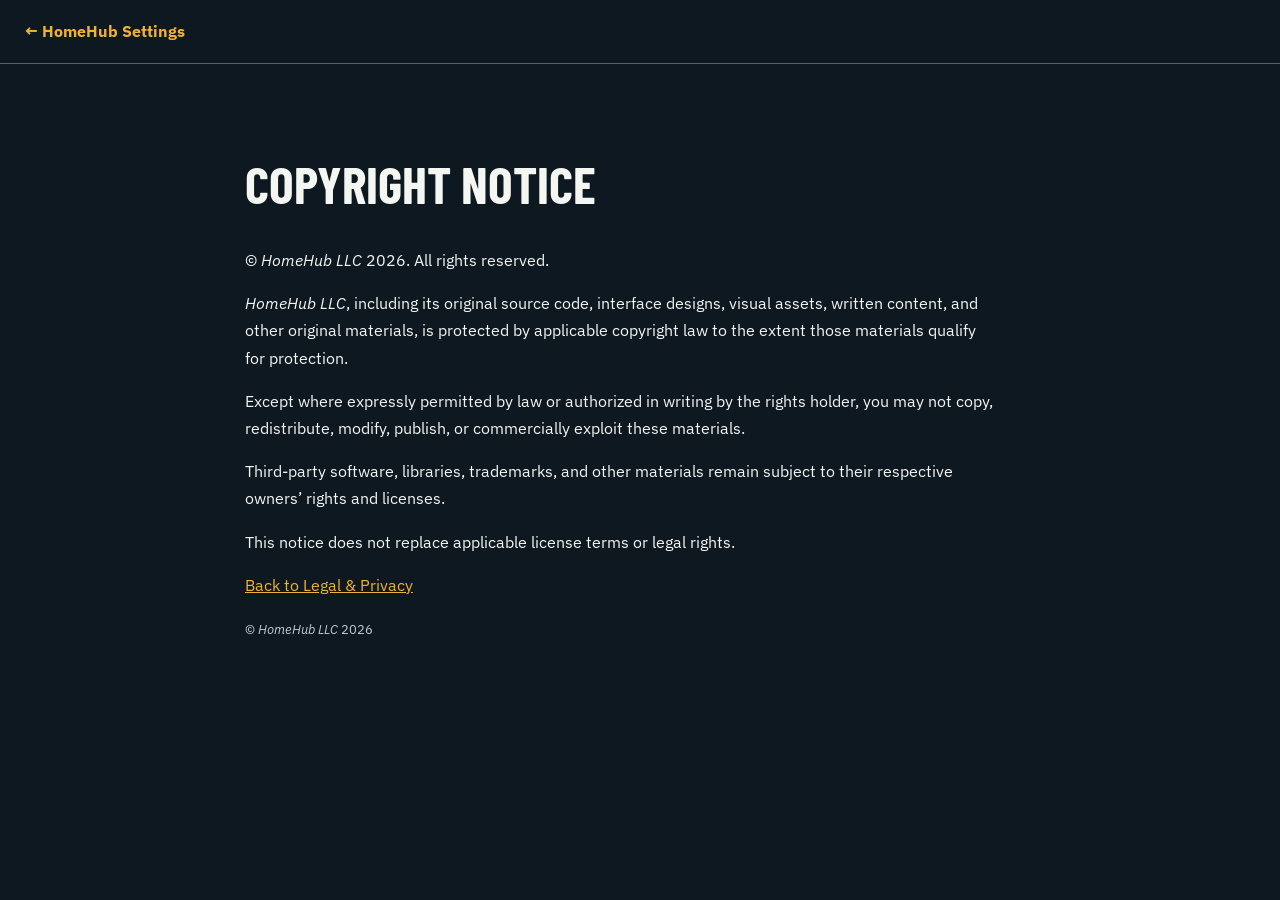
<file: copyright.html>
<!-- ©HomeHub 2026 -->

<!doctype html>
<html lang="en">
    <head>
        <meta charset="utf-8">
        <meta name="viewport" content="width=device-width,initial-scale=1">
        <title>Copyright Notice · HomeHub</title>
        <link rel="stylesheet" href="https://fonts.googleapis.com/css2?family=Barlow+Condensed:wght@700&family=IBM+Plex+Sans:wght@400;700&display=swap">
        <link href="must-have/copyright.css" rel="stylesheet">    
    </head>
    <body>
        <header>
            <a href="settings.html#legal">← HomeHub Settings</a>
        </header>
        <main>
            <h1>Copyright Notice</h1>
            <p>© <i>HomeHub LLC</i> 2026. All rights reserved.</p>
            <p><i>HomeHub LLC</i>, including its original source code, interface designs, visual assets, written content, and other original materials, is protected by applicable copyright law to the extent those materials qualify for protection.</p>
            <p>Except where expressly permitted by law or authorized in writing by the rights holder, you may not copy, redistribute, modify, publish, or commercially exploit these materials.</p>
            <p>Third-party software, libraries, trademarks, and other materials remain subject to their respective owners’ rights and licenses.</p>
            <p>This notice does not replace applicable license terms or legal rights.</p>
            <p><a href="settings.html#legal">Back to Legal &amp; Privacy</a></p>
            <small>© <i>HomeHub LLC</i> 2026</small>
        </main>
    </body>
</html>
</file>
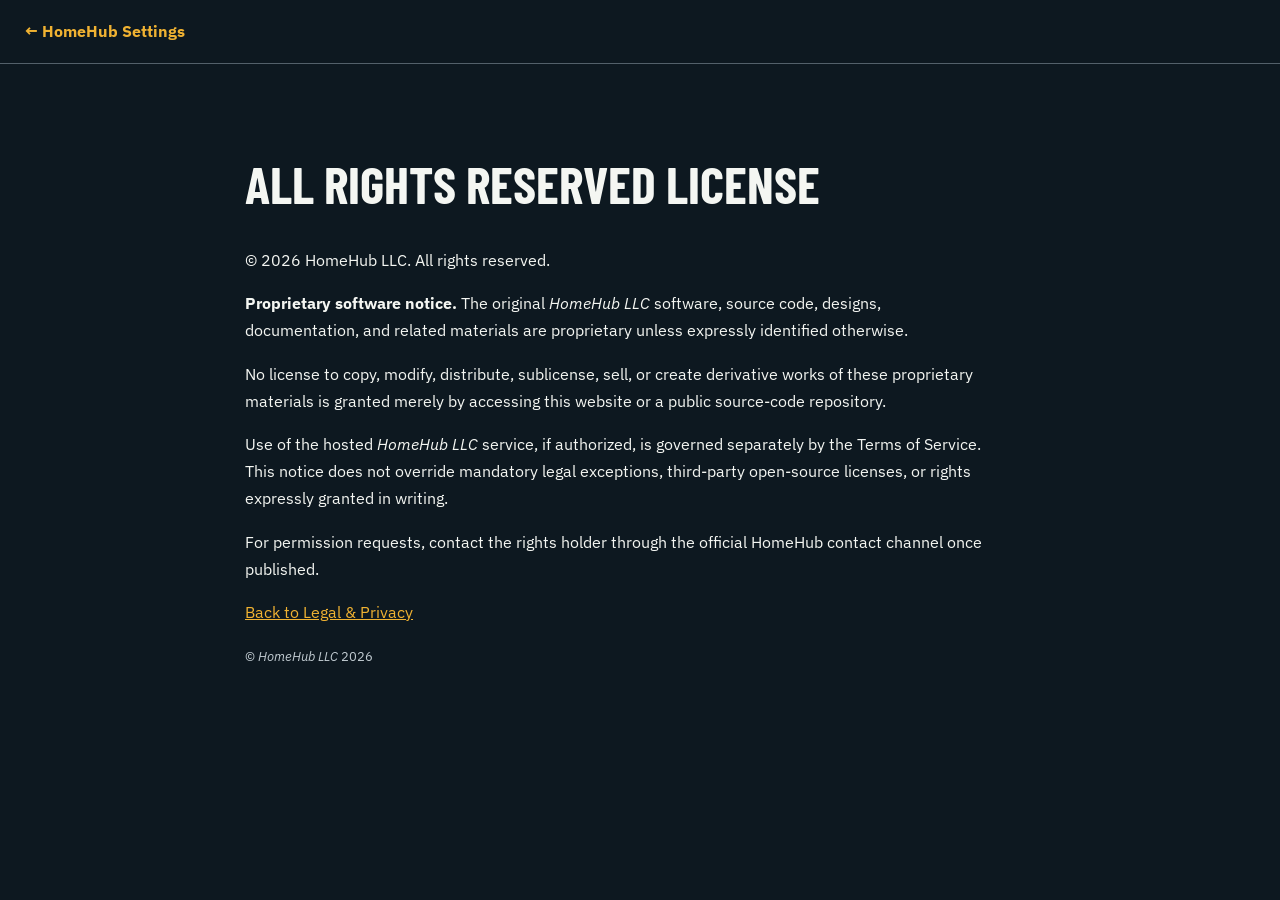
<file: license.html>
<!-- ©HomeHub LLC 2026 -->

<!doctype html>
<html lang="en">
    <head>
        <meta charset="utf-8">
        <meta name="viewport" content="width=device-width,initial-scale=1">
        <title>All Rights Reserved License · HomeHub</title>
        <link rel="stylesheet" href="https://fonts.googleapis.com/css2?family=Barlow+Condensed:wght@700&family=IBM+Plex+Sans:wght@400;700&display=swap">
        <link href="must-have/license.css" rel="stylesheet">
        </head>
        <body>
            <header>
                <a href="settings.html#legal">← HomeHub Settings</a>
            </header>
            <main>
                <h1>All Rights Reserved License</h1>
                <p>© 2026 HomeHub LLC. All rights reserved.</p>
                <p><strong>Proprietary software notice.</strong> The original <i>HomeHub LLC</i> software, source code, designs, documentation, and related materials are proprietary unless expressly identified otherwise.</p><p>No license to copy, modify, distribute, sublicense, sell, or create derivative works of these proprietary materials is granted merely by accessing this website or a public source-code repository.</p><p>Use of the hosted <i>HomeHub LLC</i> service, if authorized, is governed separately by the Terms of Service. This notice does not override mandatory legal exceptions, third-party open-source licenses, or rights expressly granted in writing.</p>
                <p>For permission requests, contact the rights holder through the official HomeHub contact channel once published.</p>
                <p><a href="settings.html#legal">Back to Legal &amp; Privacy</a></p>
                <small>© <i>HomeHub LLC</i> 2026</small>
            </main>
        </body>
</html>
</file>
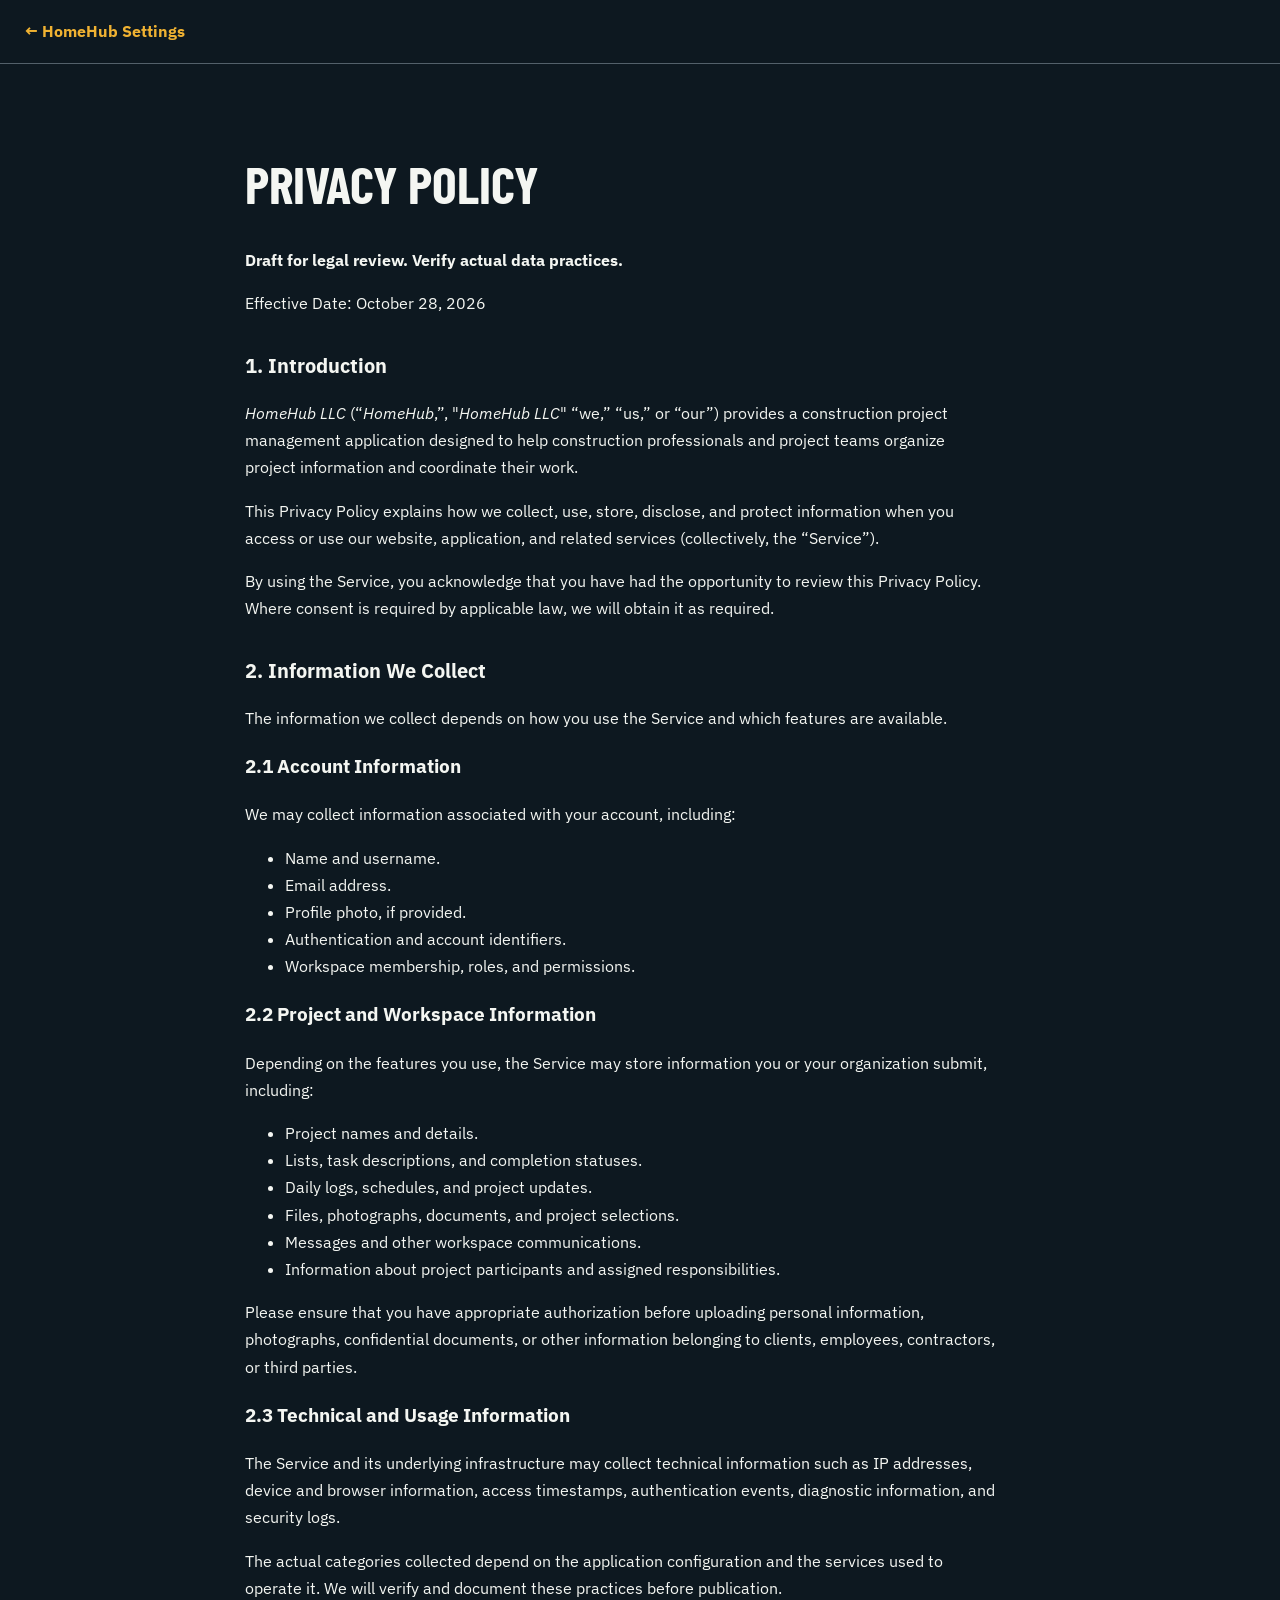
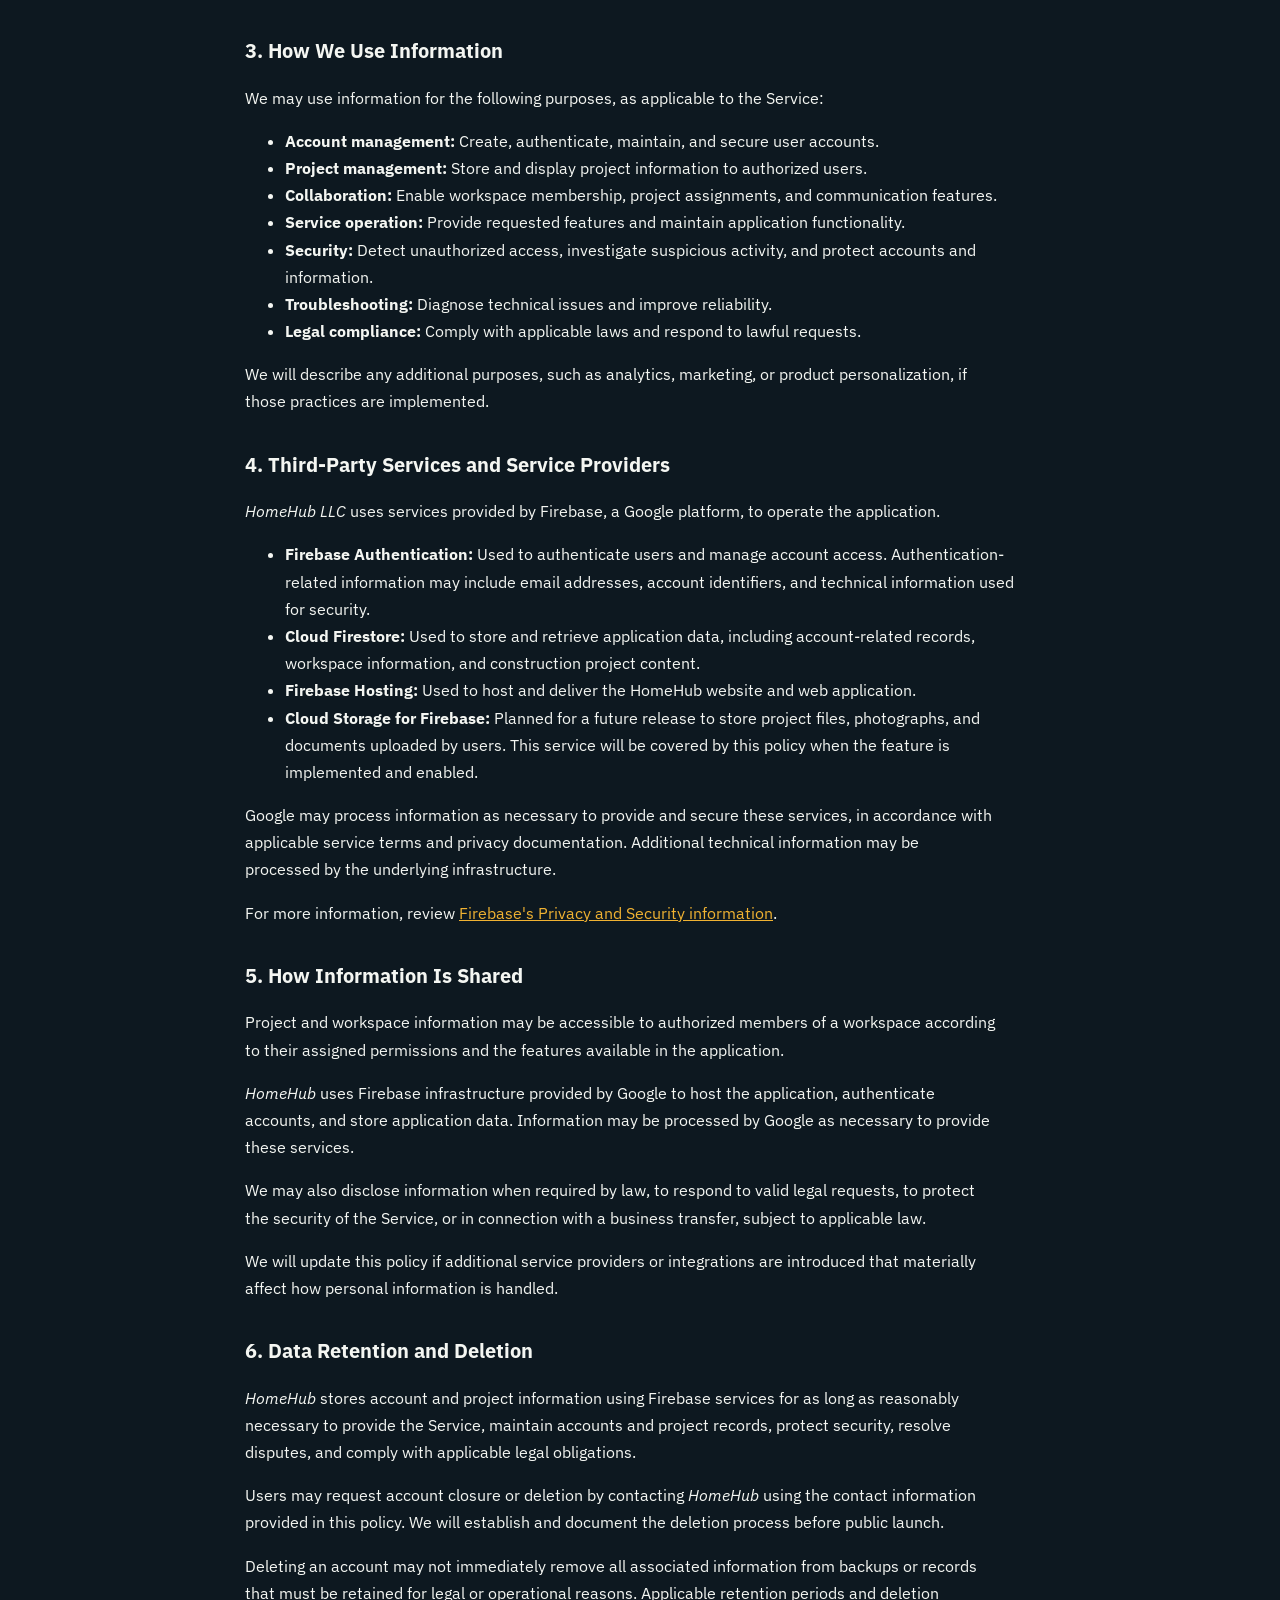
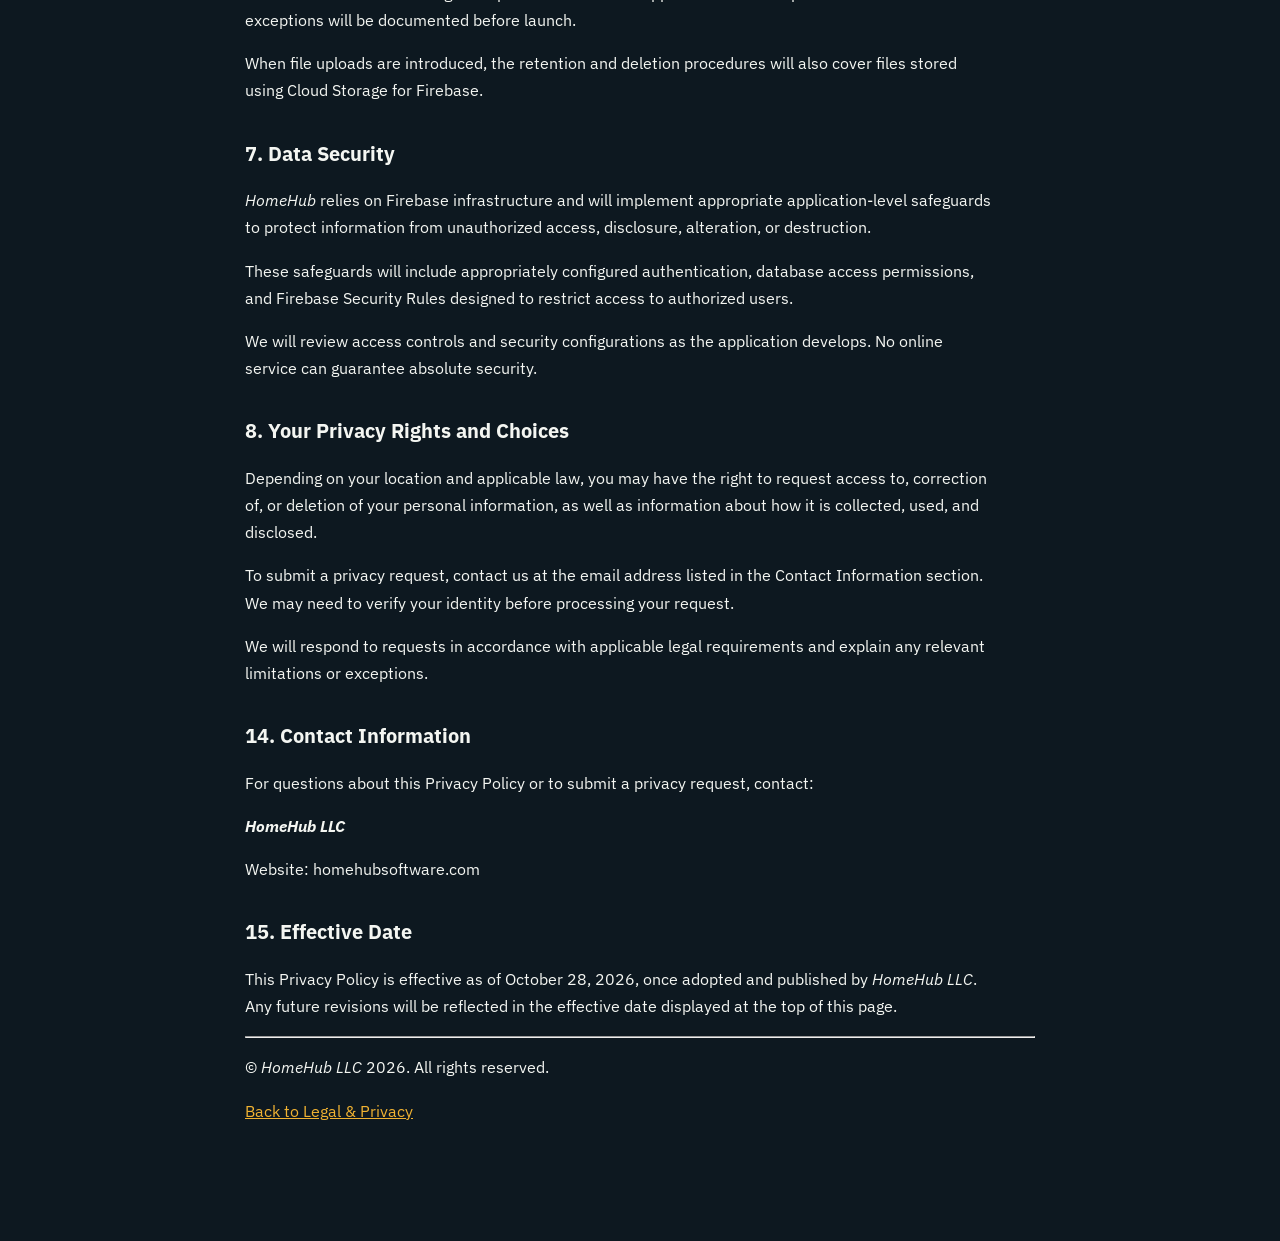
<file: privacy.html>
<!-- ©HomeHub LLC 2026 -->

<!doctype html>
<html lang="en">
    <head>
        <meta charset="utf-8">
        <meta name="viewport" content="width=device-width,initial-scale=1">
        <title>Privacy Policy · HomeHub</title>
        <link rel="stylesheet" href="https://fonts.googleapis.com/css2?family=Barlow+Condensed:wght@700&family=IBM+Plex+Sans:wght@400;700&display=swap">
        <link href="must-have/privacy.css" rel="stylesheet">
        </head>
        <body>
            <header>
                <a href="settings.html#legal">← HomeHub Settings</a>
            </header>
            <main>
                
<h1>Privacy Policy</h1>

<p><strong>Draft for legal review. Verify actual data practices.</strong></p>
<p>Effective Date: October 28, 2026</p>

<h2>1. Introduction</h2>
<p><i>HomeHub LLC</i> (“<i>HomeHub</i>,”, "<i>HomeHub LLC</i>" “we,” “us,” or “our”) provides a construction project management application designed to help construction professionals and project teams organize project information and coordinate their work.</p>
<p>This Privacy Policy explains how we collect, use, store, disclose, and protect information when you access or use our website, application, and related services (collectively, the “Service”).</p>
<p>By using the Service, you acknowledge that you have had the opportunity to review this Privacy Policy. Where consent is required by applicable law, we will obtain it as required.</p>

<h2>2. Information We Collect</h2>
<p>The information we collect depends on how you use the Service and which features are available.</p>

<h3>2.1 Account Information</h3>
<p>We may collect information associated with your account, including:</p>
<ul>
    <li>Name and username.</li>
    <li>Email address.</li>
    <li>Profile photo, if provided.</li>
    <li>Authentication and account identifiers.</li>
    <li>Workspace membership, roles, and permissions.</li>
</ul>

<h3>2.2 Project and Workspace Information</h3>
<p>Depending on the features you use, the Service may store information you or your organization submit, including:</p>
<ul>
    <li>Project names and details.</li>
    <li>Lists, task descriptions, and completion statuses.</li>
    <li>Daily logs, schedules, and project updates.</li>
    <li>Files, photographs, documents, and project selections.</li>
    <li>Messages and other workspace communications.</li>
    <li>Information about project participants and assigned responsibilities.</li>
</ul>
<p>Please ensure that you have appropriate authorization before uploading personal information, photographs, confidential documents, or other information belonging to clients, employees, contractors, or third parties.</p>

<h3>2.3 Technical and Usage Information</h3>
<p>The Service and its underlying infrastructure may collect technical information such as IP addresses, device and browser information, access timestamps, authentication events, diagnostic information, and security logs.</p>
<p>The actual categories collected depend on the application configuration and the services used to operate it. We will verify and document these practices before publication.</p>

<h2>3. How We Use Information</h2>
<p>We may use information for the following purposes, as applicable to the Service:</p>
<ul>
    <li><strong>Account management:</strong> Create, authenticate, maintain, and secure user accounts.</li>
    <li><strong>Project management:</strong> Store and display project information to authorized users.</li>
    <li><strong>Collaboration:</strong> Enable workspace membership, project assignments, and communication features.</li>
    <li><strong>Service operation:</strong> Provide requested features and maintain application functionality.</li>
    <li><strong>Security:</strong> Detect unauthorized access, investigate suspicious activity, and protect accounts and information.</li>
    <li><strong>Troubleshooting:</strong> Diagnose technical issues and improve reliability.</li>
    <li><strong>Legal compliance:</strong> Comply with applicable laws and respond to lawful requests.</li>
</ul>
<p>We will describe any additional purposes, such as analytics, marketing, or product personalization, if those practices are implemented.</p>


<h2>4. Third-Party Services and Service Providers</h2>
<p><i>HomeHub LLC</i> uses services provided by Firebase, a Google platform, to operate the application.</p>

<ul>
    <li><strong>Firebase Authentication:</strong> Used to authenticate users and manage account access. Authentication-related information may include email addresses, account identifiers, and technical information used for security.</li>
    <li><strong>Cloud Firestore:</strong> Used to store and retrieve application data, including account-related records, workspace information, and construction project content.</li>
    <li><strong>Firebase Hosting:</strong> Used to host and deliver the HomeHub website and web application.</li>
    <li><strong>Cloud Storage for Firebase:</strong> Planned for a future release to store project files, photographs, and documents uploaded by users. This service will be covered by this policy when the feature is implemented and enabled.</li>
</ul>

<p>Google may process information as necessary to provide and secure these services, in accordance with applicable service terms and privacy documentation. Additional technical information may be processed by the underlying infrastructure.</p>

<p>For more information, review <a href="https://firebase.google.com/support/privacy" target="_blank" rel="noopener noreferrer">Firebase's Privacy and Security information</a>.</p>

<h2>5. How Information Is Shared</h2>
<p>Project and workspace information may be accessible to authorized members of a workspace according to their assigned permissions and the features available in the application.</p>
<p><i>HomeHub</i> uses Firebase infrastructure provided by Google to host the application, authenticate accounts, and store application data. Information may be processed by Google as necessary to provide these services.</p>
<p>We may also disclose information when required by law, to respond to valid legal requests, to protect the security of the Service, or in connection with a business transfer, subject to applicable law.</p>
<p>We will update this policy if additional service providers or integrations are introduced that materially affect how personal information is handled.</p>

<h2>6. Data Retention and Deletion</h2>
<p><i>HomeHub</i> stores account and project information using Firebase services for as long as reasonably necessary to provide the Service, maintain accounts and project records, protect security, resolve disputes, and comply with applicable legal obligations.</p>
<p>Users may request account closure or deletion by contacting <i>HomeHub</i> using the contact information provided in this policy. We will establish and document the deletion process before public launch.</p>
<p>Deleting an account may not immediately remove all associated information from backups or records that must be retained for legal or operational reasons. Applicable retention periods and deletion exceptions will be documented before launch.</p>
<p>When file uploads are introduced, the retention and deletion procedures will also cover files stored using Cloud Storage for Firebase.</p>

<h2>7. Data Security</h2>
<p><i>HomeHub</i> relies on Firebase infrastructure and will implement appropriate application-level safeguards to protect information from unauthorized access, disclosure, alteration, or destruction.</p>
<p>These safeguards will include appropriately configured authentication, database access permissions, and Firebase Security Rules designed to restrict access to authorized users.</p>
<p>We will review access controls and security configurations as the application develops. No online service can guarantee absolute security.</p>

<h2>8. Your Privacy Rights and Choices</h2>
<p>Depending on your location and applicable law, you may have the right to request access to, correction of, or deletion of your personal information, as well as information about how it is collected, used, and disclosed.</p>
<p>To submit a privacy request, contact us at the email address listed in the Contact Information section. We may need to verify your identity before processing your request.</p>
<p>We will respond to requests in accordance with applicable legal requirements and explain any relevant limitations or exceptions.</p>

<h2>14. Contact Information</h2>
<p>For questions about this Privacy Policy or to submit a privacy request, contact:</p>
<p><strong><i>HomeHub LLC</i></strong></p>
<!-- <p>Email: <a href="mailto:YOUR-REAL-PRIVACY-EMAIL">[Insert monitored privacy contact email]</a></p> -->
<!-- <p>Business Address: [Insert business mailing address, if applicable]</p> -->
<p>Website: homehubsoftware.com</p>

<h2>15. Effective Date</h2>
<p>This Privacy Policy is effective as of October 28, 2026, once adopted and published by <i>HomeHub LLC</i>. Any future revisions will be reflected in the effective date displayed at the top of this page.</p>

<hr>

<p>&copy; <i>HomeHub LLC</i> 2026. All rights reserved.</p>

<p><a href="/settings.html#legal">Back to Legal &amp; Privacy</a></p>

        </body>
    </html>
</file>
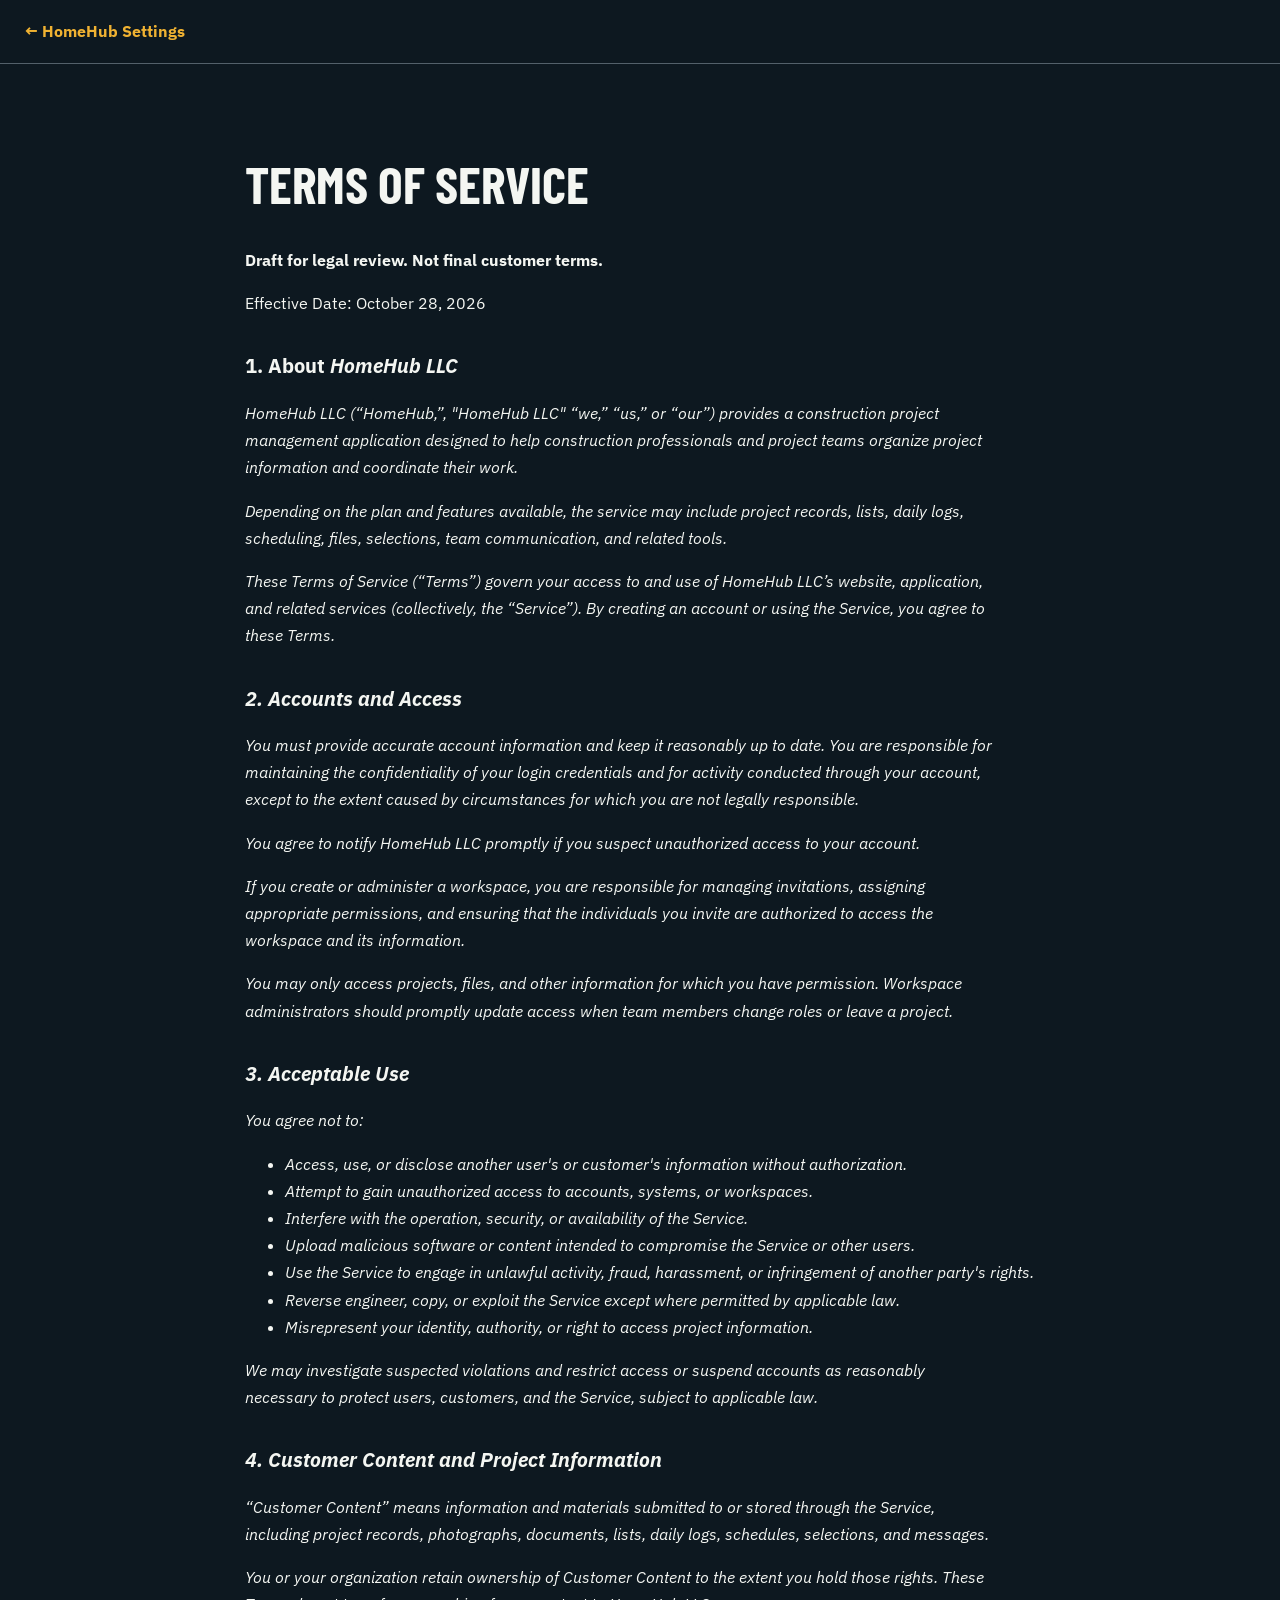
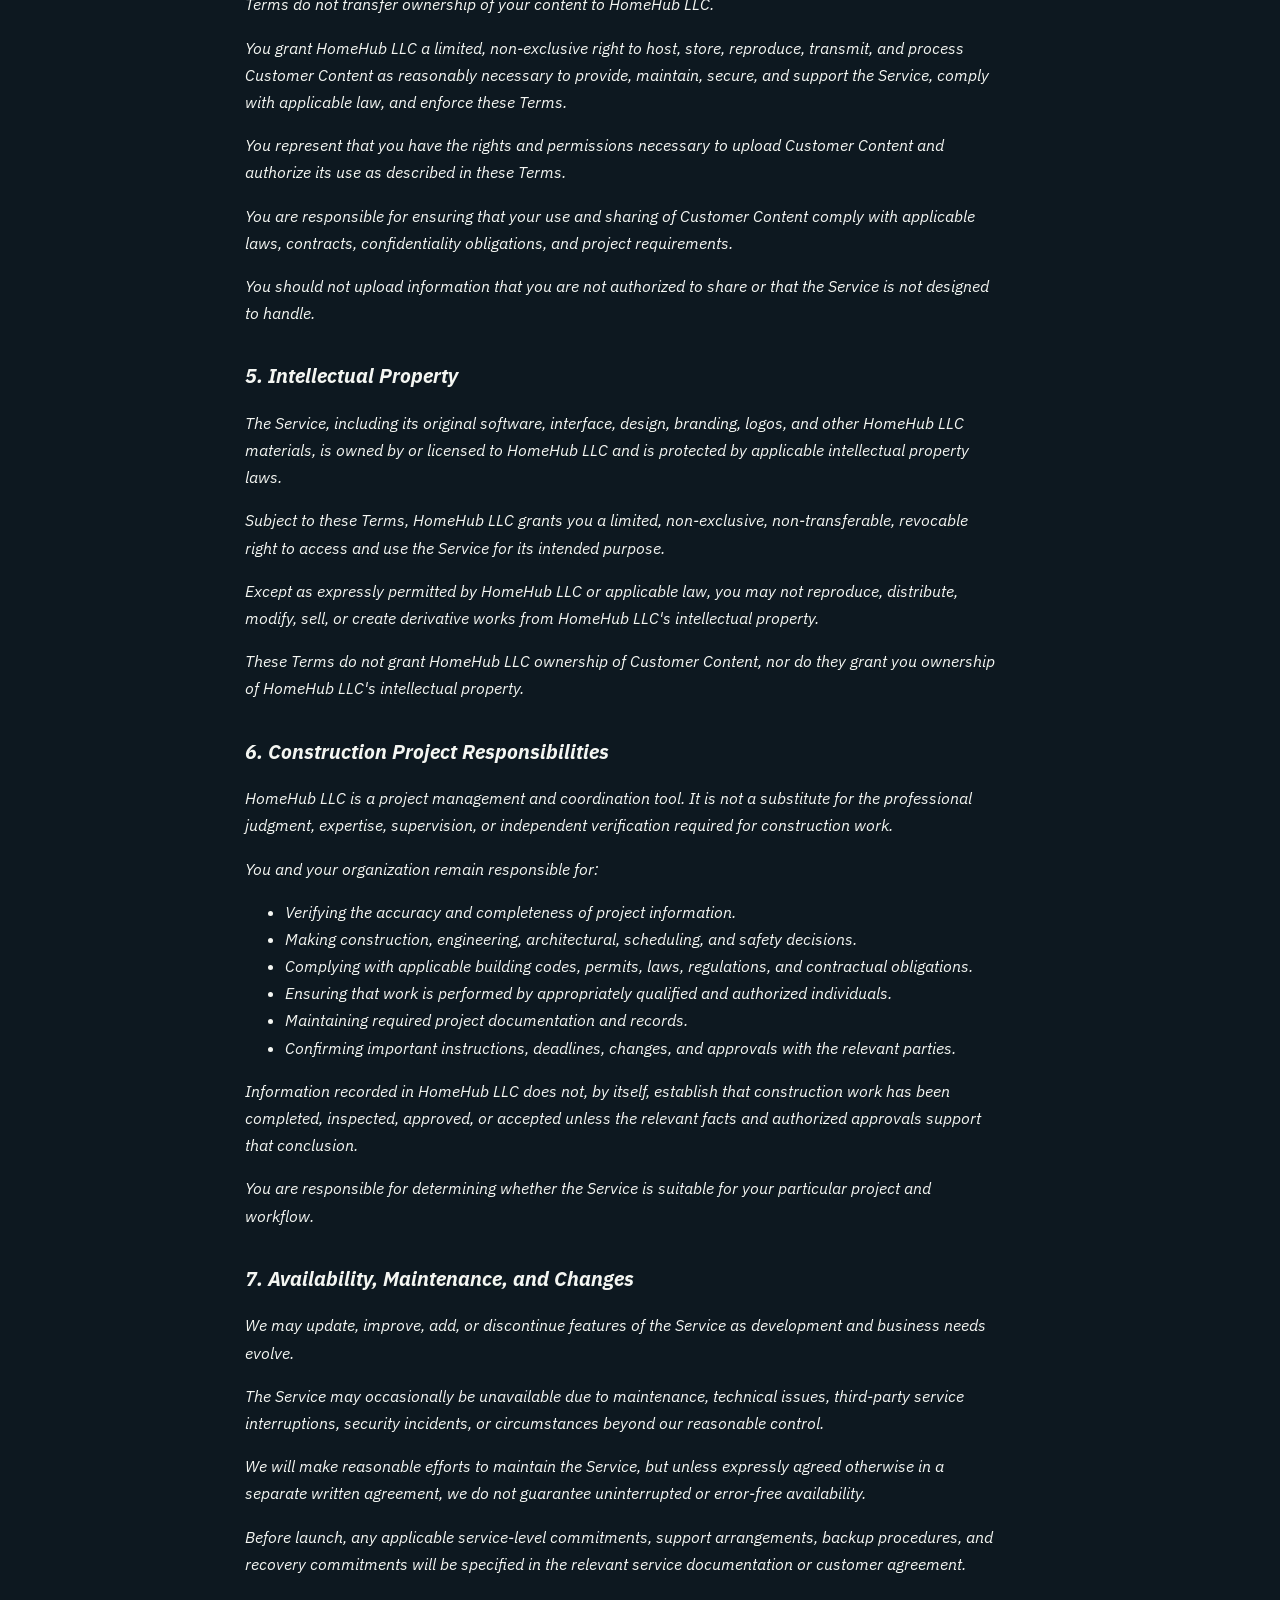
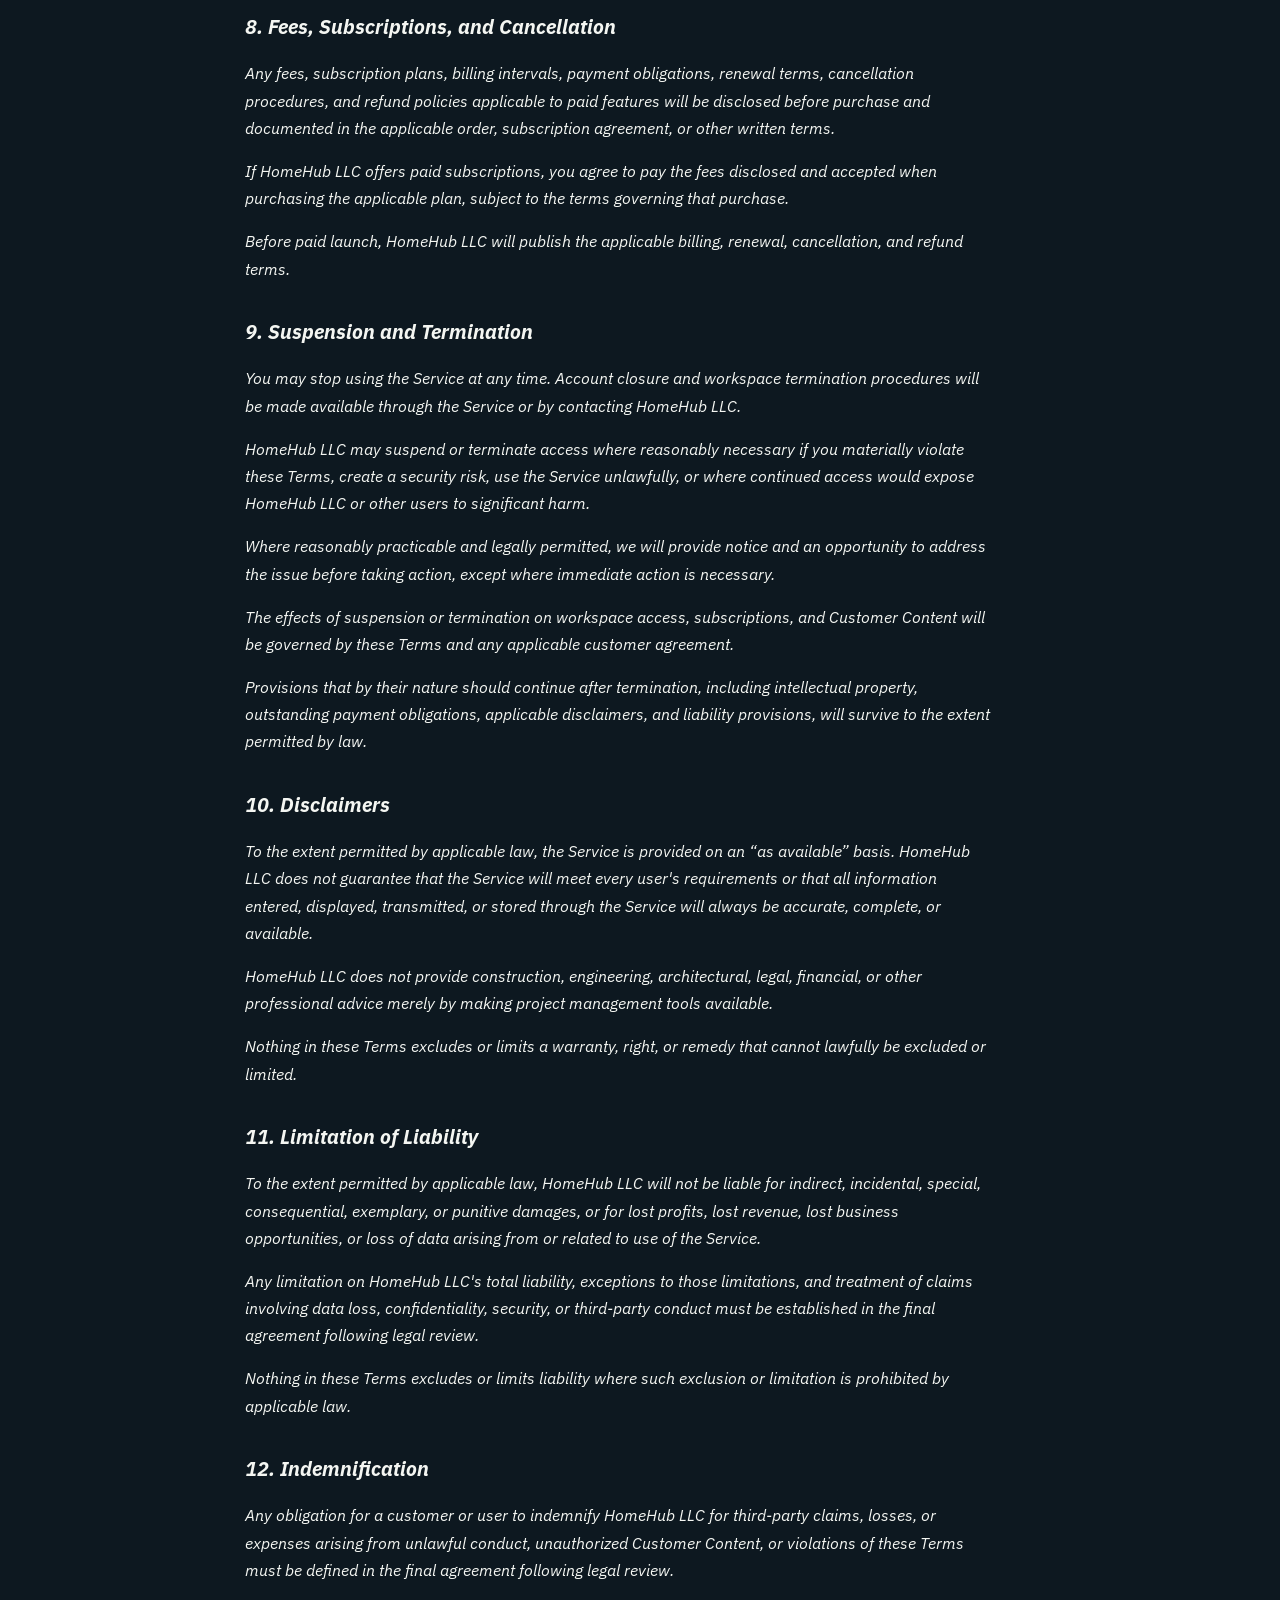
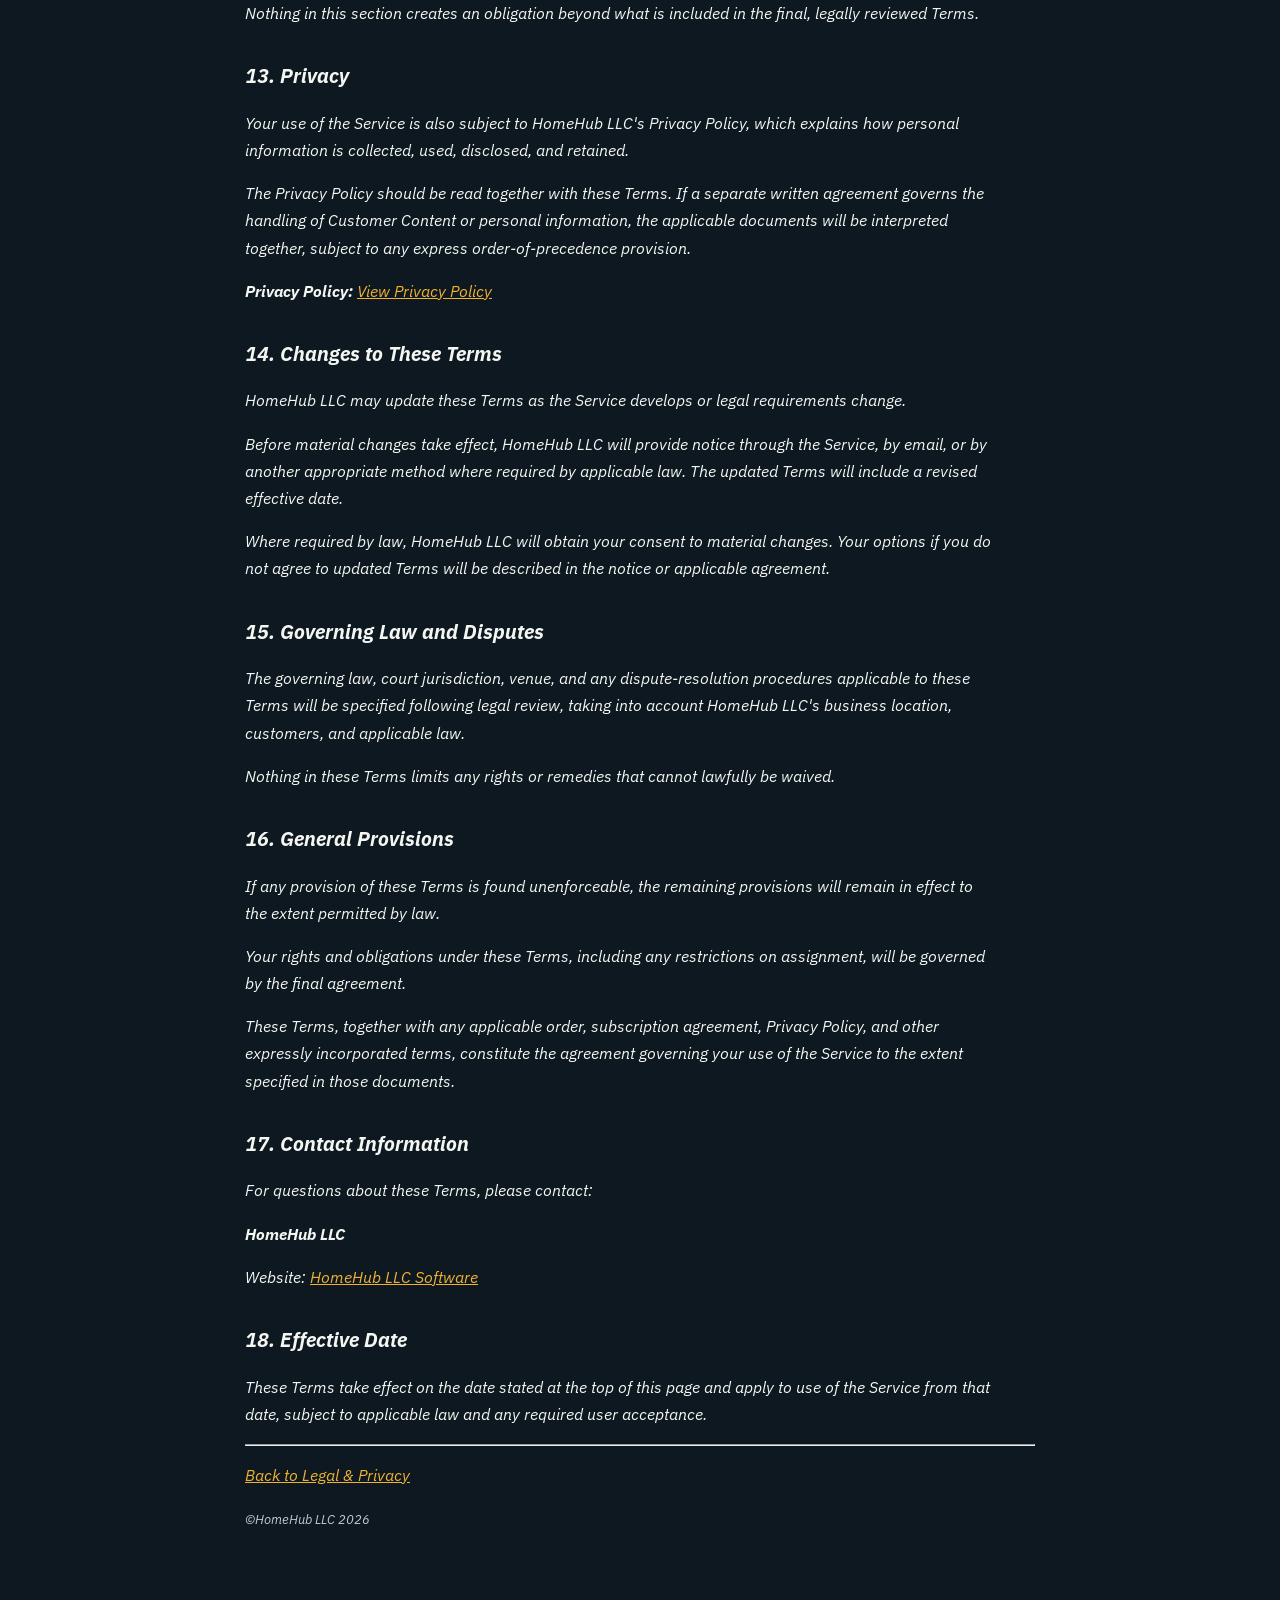
<file: terms.html>
<!-- ©HomeHub LLC 2026 -->

<!doctype html>
<html lang="en"><head>
    <meta charset="utf-8">
    <meta name="viewport" 
    content="width=device-width,initial-scale=1">
    <title>Terms of Service · HomeHub</title>
    <link rel="stylesheet" href="https://fonts.googleapis.com/css2?family=Barlow+Condensed:wght@700&family=IBM+Plex+Sans:wght@400;700&display=swap">
    <link href="must-have/terms.css" rel="stylesheet">
</head>
    <body>
        <header>
            <a href="settings.html#legal">← HomeHub Settings</a></header>
            <main>
                
<h1>Terms of Service</h1>

<p><strong>Draft for legal review. Not final customer terms.</strong></p>
<p>Effective Date: October 28, 2026</p>

<h2>1. About <i>HomeHub LLC</i></h2>
<p><i><i>HomeHub LLC</i> (“HomeHub,”, "HomeHub LLC" “we,” “us,” or “our”) provides a construction project management application designed to help construction professionals and project teams organize project information and coordinate their work.</p>
<p>Depending on the plan and features available, the service may include project records, lists, daily logs, scheduling, files, selections, team communication, and related tools.</p>
<p>These Terms of Service (“Terms”) govern your access to and use of <i>HomeHub LLC</i>’s website, application, and related services (collectively, the “Service”). By creating an account or using the Service, you agree to these Terms.</p>

<h2>2. Accounts and Access</h2>
<p>You must provide accurate account information and keep it reasonably up to date. You are responsible for maintaining the confidentiality of your login credentials and for activity conducted through your account, except to the extent caused by circumstances for which you are not legally responsible.</p>
<p>You agree to notify <i>HomeHub LLC</i> promptly if you suspect unauthorized access to your account.</p>
<p>If you create or administer a workspace, you are responsible for managing invitations, assigning appropriate permissions, and ensuring that the individuals you invite are authorized to access the workspace and its information.</p>
<p>You may only access projects, files, and other information for which you have permission. Workspace administrators should promptly update access when team members change roles or leave a project.</p>

<h2>3. Acceptable Use</h2>
<p>You agree not to:</p>
<ul>
    <li>Access, use, or disclose another user's or customer's information without authorization.</li>
    <li>Attempt to gain unauthorized access to accounts, systems, or workspaces.</li>
    <li>Interfere with the operation, security, or availability of the Service.</li>
    <li>Upload malicious software or content intended to compromise the Service or other users.</li>
    <li>Use the Service to engage in unlawful activity, fraud, harassment, or infringement of another party's rights.</li>
    <li>Reverse engineer, copy, or exploit the Service except where permitted by applicable law.</li>
    <li>Misrepresent your identity, authority, or right to access project information.</li>
</ul>
<p>We may investigate suspected violations and restrict access or suspend accounts as reasonably necessary to protect users, customers, and the Service, subject to applicable law.</p>

<h2>4. Customer Content and Project Information</h2>
<p>“Customer Content” means information and materials submitted to or stored through the Service, including project records, photographs, documents, lists, daily logs, schedules, selections, and messages.</p>
<p>You or your organization retain ownership of Customer Content to the extent you hold those rights. These Terms do not transfer ownership of your content to <i>HomeHub LLC</i>.</p>
<p>You grant <i>HomeHub LLC</i> a limited, non-exclusive right to host, store, reproduce, transmit, and process Customer Content as reasonably necessary to provide, maintain, secure, and support the Service, comply with applicable law, and enforce these Terms.</p>
<p>You represent that you have the rights and permissions necessary to upload Customer Content and authorize its use as described in these Terms.</p>
<p>You are responsible for ensuring that your use and sharing of Customer Content comply with applicable laws, contracts, confidentiality obligations, and project requirements.</p>
<p>You should not upload information that you are not authorized to share or that the Service is not designed to handle.</p>

<h2>5. Intellectual Property</h2>
<p>The Service, including its original software, interface, design, branding, logos, and other <i>HomeHub LLC</i> materials, is owned by or licensed to <i>HomeHub LLC</i> and is protected by applicable intellectual property laws.</p>
<p>Subject to these Terms, <i>HomeHub LLC</i> grants you a limited, non-exclusive, non-transferable, revocable right to access and use the Service for its intended purpose.</p>
<p>Except as expressly permitted by <i>HomeHub LLC</i> or applicable law, you may not reproduce, distribute, modify, sell, or create derivative works from <i>HomeHub LLC</i>'s intellectual property.</p>
<p>These Terms do not grant <i>HomeHub LLC</i> ownership of Customer Content, nor do they grant you ownership of <i>HomeHub LLC</i>'s intellectual property.</p>

<h2>6. Construction Project Responsibilities</h2>
<p><i>HomeHub LLC</i> is a project management and coordination tool. It is not a substitute for the professional judgment, expertise, supervision, or independent verification required for construction work.</p>
<p>You and your organization remain responsible for:</p>
<ul>
    <li>Verifying the accuracy and completeness of project information.</li>
    <li>Making construction, engineering, architectural, scheduling, and safety decisions.</li>
    <li>Complying with applicable building codes, permits, laws, regulations, and contractual obligations.</li>
    <li>Ensuring that work is performed by appropriately qualified and authorized individuals.</li>
    <li>Maintaining required project documentation and records.</li>
    <li>Confirming important instructions, deadlines, changes, and approvals with the relevant parties.</li>
</ul>
<p>Information recorded in <i>HomeHub LLC</i> does not, by itself, establish that construction work has been completed, inspected, approved, or accepted unless the relevant facts and authorized approvals support that conclusion.</p>
<p>You are responsible for determining whether the Service is suitable for your particular project and workflow.</p>

<h2>7. Availability, Maintenance, and Changes</h2>
<p>We may update, improve, add, or discontinue features of the Service as development and business needs evolve.</p>
<p>The Service may occasionally be unavailable due to maintenance, technical issues, third-party service interruptions, security incidents, or circumstances beyond our reasonable control.</p>
<p>We will make reasonable efforts to maintain the Service, but unless expressly agreed otherwise in a separate written agreement, we do not guarantee uninterrupted or error-free availability.</p>
<p>Before launch, any applicable service-level commitments, support arrangements, backup procedures, and recovery commitments will be specified in the relevant service documentation or customer agreement.</p>

<h2>8. Fees, Subscriptions, and Cancellation</h2>
<p>Any fees, subscription plans, billing intervals, payment obligations, renewal terms, cancellation procedures, and refund policies applicable to paid features will be disclosed before purchase and documented in the applicable order, subscription agreement, or other written terms.</p>
<p>If <i>HomeHub LLC</i> offers paid subscriptions, you agree to pay the fees disclosed and accepted when purchasing the applicable plan, subject to the terms governing that purchase.</p>
<p>Before paid launch, <i>HomeHub LLC</i> will publish the applicable billing, renewal, cancellation, and refund terms.</p>

<h2>9. Suspension and Termination</h2>
<p>You may stop using the Service at any time. Account closure and workspace termination procedures will be made available through the Service or by contacting <i>HomeHub LLC</i>.</p>
<p><i>HomeHub LLC</i> may suspend or terminate access where reasonably necessary if you materially violate these Terms, create a security risk, use the Service unlawfully, or where continued access would expose <i>HomeHub LLC</i> or other users to significant harm.</p>
<p>Where reasonably practicable and legally permitted, we will provide notice and an opportunity to address the issue before taking action, except where immediate action is necessary.</p>
<p>The effects of suspension or termination on workspace access, subscriptions, and Customer Content will be governed by these Terms and any applicable customer agreement.</p>
<p>Provisions that by their nature should continue after termination, including intellectual property, outstanding payment obligations, applicable disclaimers, and liability provisions, will survive to the extent permitted by law.</p>

<h2>10. Disclaimers</h2>
<p>To the extent permitted by applicable law, the Service is provided on an “as available” basis. <i>HomeHub LLC</i> does not guarantee that the Service will meet every user's requirements or that all information entered, displayed, transmitted, or stored through the Service will always be accurate, complete, or available.</p>
<p><i>HomeHub LLC</i> does not provide construction, engineering, architectural, legal, financial, or other professional advice merely by making project management tools available.</p>
<p>Nothing in these Terms excludes or limits a warranty, right, or remedy that cannot lawfully be excluded or limited.</p>

<h2>11. Limitation of Liability</h2>
<p>To the extent permitted by applicable law, <i>HomeHub LLC</i> will not be liable for indirect, incidental, special, consequential, exemplary, or punitive damages, or for lost profits, lost revenue, lost business opportunities, or loss of data arising from or related to use of the Service.</p>
<p>Any limitation on <i>HomeHub LLC</i>'s total liability, exceptions to those limitations, and treatment of claims involving data loss, confidentiality, security, or third-party conduct must be established in the final agreement following legal review.</p>
<p>Nothing in these Terms excludes or limits liability where such exclusion or limitation is prohibited by applicable law.</p>

<h2>12. Indemnification</h2>
<p>Any obligation for a customer or user to indemnify <i>HomeHub LLC</i> for third-party claims, losses, or expenses arising from unlawful conduct, unauthorized Customer Content, or violations of these Terms must be defined in the final agreement following legal review.</p>
<p>Nothing in this section creates an obligation beyond what is included in the final, legally reviewed Terms.</p>

<h2>13. Privacy</h2>
<p>Your use of the Service is also subject to <i>HomeHub LLC</i>'s Privacy Policy, which explains how personal information is collected, used, disclosed, and retained.</p>
<p>The Privacy Policy should be read together with these Terms. If a separate written agreement governs the handling of Customer Content or personal information, the applicable documents will be interpreted together, subject to any express order-of-precedence provision.</p>
<p><strong>Privacy Policy:</strong> <a href="/privacy.html">View Privacy Policy</a></p>

<h2>14. Changes to These Terms</h2>
<p><i>HomeHub LLC</i> may update these Terms as the Service develops or legal requirements change.</p>
<p>Before material changes take effect, <i>HomeHub LLC</i> will provide notice through the Service, by email, or by another appropriate method where required by applicable law. The updated Terms will include a revised effective date.</p>
<p>Where required by law, <i>HomeHub LLC</i> will obtain your consent to material changes. Your options if you do not agree to updated Terms will be described in the notice or applicable agreement.</p>

<h2>15. Governing Law and Disputes</h2>
<p>The governing law, court jurisdiction, venue, and any dispute-resolution procedures applicable to these Terms will be specified following legal review, taking into account <i>HomeHub LLC</i>'s business location, customers, and applicable law.</p>
<p>Nothing in these Terms limits any rights or remedies that cannot lawfully be waived.</p>

<h2>16. General Provisions</h2>
<p>If any provision of these Terms is found unenforceable, the remaining provisions will remain in effect to the extent permitted by law.</p>
<p>Your rights and obligations under these Terms, including any restrictions on assignment, will be governed by the final agreement.</p>
<p>These Terms, together with any applicable order, subscription agreement, Privacy Policy, and other expressly incorporated terms, constitute the agreement governing your use of the Service to the extent specified in those documents.</p>

<h2>17. Contact Information</h2>
<p>For questions about these Terms, please contact:</p>
<p><strong><i>HomeHub LLC</i></strong></p>
<!-- <p>Business Address: [Insert business mailing address, if required]</p> -->
<!-- <p>Email: <a href="mailto:support@yourdomain.com">[Insert monitored business contact email]</a></p> -->
<p>Website: <a href="https://homehubsoftware.com">HomeHub LLC Software</a></p>

<h2>18. Effective Date</h2>
<p>These Terms take effect on the date stated at the top of this page and apply to use of the Service from that date, subject to applicable law and any required user acceptance.</p>

<hr>
<p><a href="/settings.html#legal">Back to Legal &amp; Privacy</a></p>

    <small>©<i>HomeHub LLC</i> 2026</small>
</main>
</body>
</html>
</file>
<file: must-have/copyright.css>
/* ©HomeHub LLC 2026 */
body {
    margin: 0;
    background: #0d1820;
    color: #f4f6f2;
    font: 16px/1.7 "IBM Plex Sans", system-ui, sans-serif;
}
main {
    max-width: 790px;
    margin: auto;
    padding: 56px 24px 100px;
}
a {
   color: #f0b232;
}
a:focus-visible {
outline: 3px solid #f0b232;
outline-offset: 4px;
}
h1 {
    font: 700 clamp(32px,5vw,52px)/1.1 "Barlow Condensed", sans-serif;
    text-transform: uppercase;
}
h2 {
    margin-top: 32px;
    font-size: 20px;
}
p {
    max-width: 75ch;
}
header {
    border-bottom: 1px solid #53606a;
    padding: 18px 24px;
}
header a {
    text-decoration: none;
    font-weight: 700;
}
small {
    color: #c1cbd1;
}
.notice {
    padding: 12px 16px;
    border-left: 3px solid #f0b232;
    background: #24313a;
}
</file>
<file: must-have/license.css>
/* ©HomeHub LLC 2026 */
body{
    margin:0;
    background:#0d1820;
    color:#f4f6f2;
    font:16px/1.7 "IBM Plex Sans",system-ui,sans-serif
}
main{
    max-width:790px;
    margin:auto;
    padding:56px 24px 100px
}
a{
    color:#f0b232
}
a:focus-visible{
    outline:3px solid #f0b232;
    outline-offset:4px
}
h1{
    font:700 clamp(32px,5vw,52px)/1.1 "Barlow Condensed",sans-serif;
    text-transform:uppercase
}
h2{
    margin-top:32px;
    font-size:20px
}
p{
    max-width:75ch
}
header{
    border-bottom:1px solid #53606a;
    padding:18px 24px
}
header a{
    text-decoration:none;
    font-weight:700
}
small{
    color:#c1cbd1
}
.notice{
    padding:12px 16px;
    border-left:3px solid #f0b232;
    background:#24313a
}
</file>
<file: must-have/privacy.css>
/* ©HomeHub LLC 2026 */
body{
    margin:0;
    background:#0d1820;
    color:#f4f6f2;
    font:16px/1.7 "IBM Plex Sans",system-ui,sans-serif
}
main{
    max-width:790px;
    margin:auto;
    padding:56px 24px 100px
}
a{
    color:#f0b232
}
a:focus-visible{
    outline:3px solid #f0b232;
    outline-offset:4px
}
h1{
    font:700 clamp(32px,5vw,52px)/1.1 "Barlow Condensed",sans-serif;
    text-transform:uppercase
}
h2{
    margin-top:32px;
    font-size:20px
}
p{
    max-width:75ch
}
header{
    border-bottom:1px solid #53606a;
    padding:18px 24px
}
header a{
    text-decoration:none;
    font-weight:700
}
small{
    color:#c1cbd1
}
.notice{
    padding:12px 16px;
    border-left:3px solid #f0b232;
    background:#24313a
}
</file>
<file: must-have/terms.css>
/* ©HomeHub LLC 2026 */
body{
    margin:0;
    background:#0d1820;
    color:#f4f6f2;
    font:16px/1.7 "IBM Plex Sans",system-ui,sans-serif
}
main{
    max-width:790px;
    margin:auto;
    padding:56px 24px 100px}a{
    color:#f0b232
}
a:focus-visible{
    outline:3px solid #f0b232;
    outline-offset:4px
}
h1{
    font:700 clamp(32px,5vw,52px)/1.1 "Barlow Condensed",sans-serif;
    text-transform:uppercase
}
h2{
    margin-top:32px;
    font-size:20px
}
p{
    max-width:75ch
}
header{
    border-bottom:1px solid #53606a;
    padding:18px 24px
}
header a{
    text-decoration:none;
    font-weight:700
}
small{
    color:#c1cbd1
}
.notice{
    padding:12px 16px;
    border-left:3px solid #f0b232;
    background:#24313a
}
</file>
